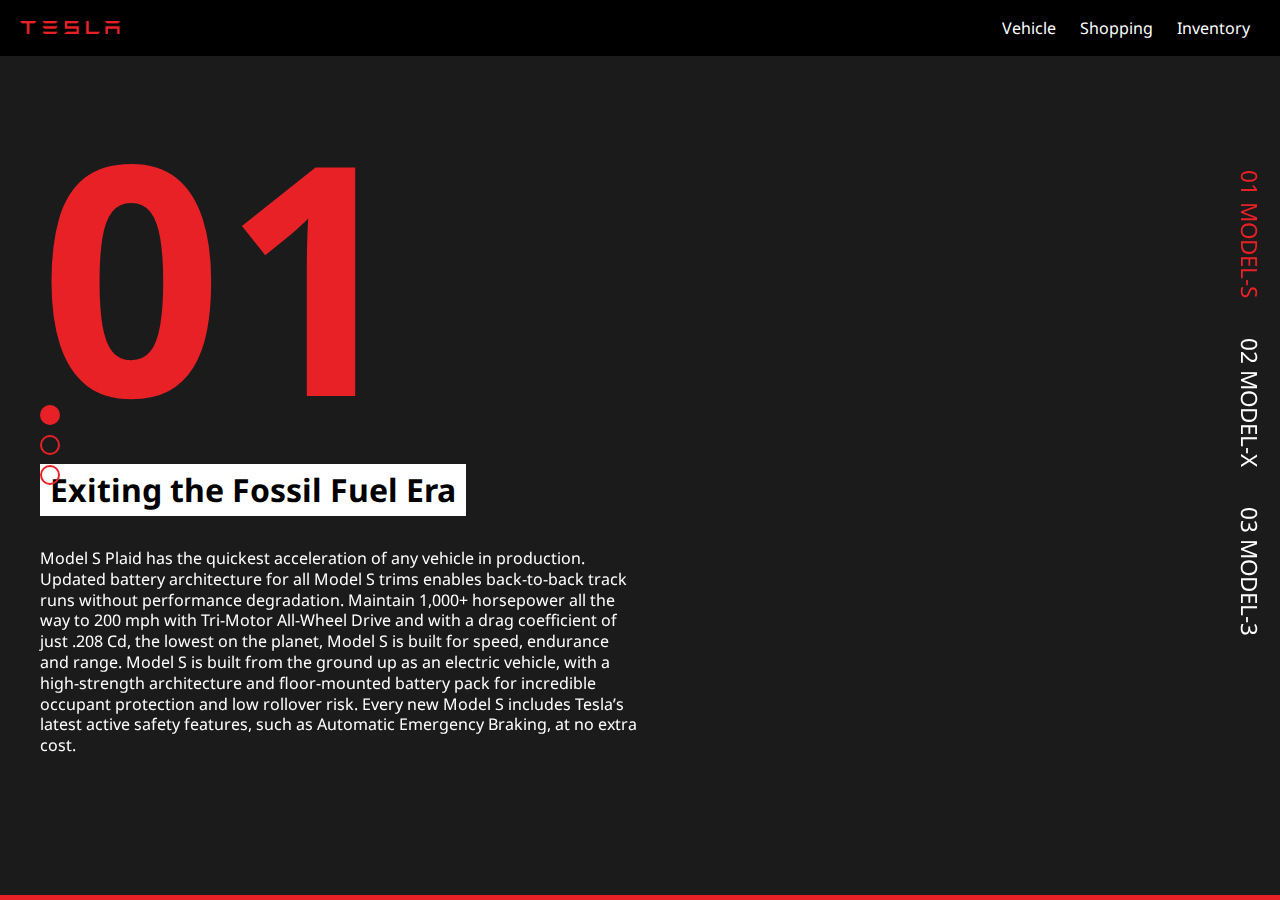
<file: index.html>
<!DOCTYPE html>
<html lang="en">
  <head>
    <meta charset="UTF-8" />
    <meta http-equiv="X-UA-Compatible" content="IE=edge" />
    <meta name="viewport" content="width=device-width, initial-scale=1.0" />
    <title>Document</title>
    <link rel="stylesheet" href="/css/reset.css" />
    <link rel="stylesheet" href="/css/styles.css" />
    <link rel="preconnect" href="https://fonts.googleapis.com" />
    <link rel="preconnect" href="https://fonts.gstatic.com" crossorigin />
    <link
      href="https://fonts.googleapis.com/css2?family=Noto+Sans:ital,wght@0,100;0,200;0,300;0,400;0,500;0,600;0,700;0,800;0,900;1,100;1,200;1,300;1,400;1,500;1,600;1,700;1,800;1,900&display=swap"
      rel="stylesheet"
    />
  </head>
  <body>
    <header class="page-header">
      <div class="page-header__logo">
        <img src="/img/tesla-logo-text-png" alt="">
      </div>
      <nav class="page-header__nav">
        <a href="#">Vehicle</a>
        <a href="#">Shopping</a>
        <a href="#">Inventory</a>
      </nav>
    </header>
    <main>
      <section class="jumbo-slider">
        <ul class="jumbo-slider__container">
          <li class="jumbo-slider__slide" attr="1">
            <div class="jumbo-slider__slide-bg">
              <iframe
                class="jumbo-slider__video-player"
                width="560"
                height="315"
                src="https://www.youtube.com/embed/CIehAaVTmR0?start=34&autoplay=1&mute=1&controls=0"
                title="YouTube video player"
                frameborder="0"
                allow="accelerometer; autoplay; clipboard-write; encrypted-media; gyroscope; picture-in-picture"
                allowfullscreen
              ></iframe>
            </div>
            <div class="container">
              <div class="jumbo-slider__info">
                <div class="jumbo-slider__slide-number">01</div>
                <div class="jumbo-slider__title">
                  Exiting the Fossil Fuel Era
                </div>
                <p class="jumbo-slider__description">
                  Model S Plaid has the quickest acceleration of any vehicle in
                  production. Updated battery architecture for all Model S trims
                  enables back-to-back track runs without performance
                  degradation. Maintain 1,000+ horsepower all the way to 200 mph
                  with Tri-Motor All-Wheel Drive and with a drag coefficient of
                  just .208 Cd, the lowest on the planet, Model S is built for
                  speed, endurance and range. Model S is built
                  from the ground up as an electric vehicle, with a
                  high-strength architecture and floor-mounted battery pack for
                  incredible occupant protection and low rollover risk. Every
                  new Model S includes Tesla’s latest active safety features,
                  such as Automatic Emergency Braking, at no extra cost.
                </p>
              </div>
            </div>
            <div class="jumbo-slider__timeline">
              <div class="jumbo-slider__line jumbo-slider__line--active"></div>
            </div>
          </li>
          <li class="jumbo-slider__slide" attr="2">
            <div
              class="jumbo-slider__slide-bg"
              style="background: url('https://i.postimg.cc/XvwBwdGk/model-x.jpg')"
            ></div>
            <div class="container">
              <div class="jumbo-slider__info">
                <div class="jumbo-slider__slide-number">02</div>
                <div class="jumbo-slider__title">
                  Exiting the Fossil Fuel Era
                </div>
                <p class="jumbo-slider__description">
                  Model X platforms unite powertrain and battery technologies for unrivaled performance, range and efficiency. New module and pack thermal architecture allows faster charging and gives you more power and endurance in all conditions.
                  With the most power and quickest acceleration of any SUV, Model X Plaid is the highest performing SUV ever built. All Model X powertrains, with updated battery architecture, can deliver instant torque at any speed. Tri Motor All-Wheel Drive platform with torque vectoring features three independent motors, each with a carbon fiber-sleeved rotor that maintains peak power output all the way to top speed.
                </p>
              </div>
            </div>
            <div class="jumbo-slider__timeline">
              <div class="jumbo-slider__line jumbo-slider__line--active"></div>
          </li>
          <li class="jumbo-slider__slide" attr="3">
            <div
              class="jumbo-slider__slide-bg"
              style="background: url('https://i.postimg.cc/Y0S4KPXd/model-3.png')"
            ></div>
            <div class="container">
              <div class="jumbo-slider__info">
                <div class="jumbo-slider__slide-number">03</div>
                <div class="jumbo-slider__title">
                  Exiting the Fossil Fuel Era
                </div>
                <p class="jumbo-slider__description">
                  Model 3 comes with the option of dual motor all-wheel drive, 20” Überturbine Wheels and Performance Brakes for total control in all weather conditions. A carbon fiber spoiler improves stability at high speeds, all allowing Model 3 to accelerate from 0-60 mph* in as little as 3.1 seconds. The inside of Model 3 is unlike any other car. You can use your smartphone as a key, and access all driver controls in the central 15-inch touchscreen. The all-glass roof extends from front to back, creating a sense of openness from every seat.
                </p>
              </div>
            </div>
            <div class="jumbo-slider__timeline">
              <div class="jumbo-slider__line jumbo-slider__line--active"></div>
          </li>
        </ul>
        <div class="jumbo-slider__nav">
          <a href="#" class="jumbo-slider__link"
            >01 Model-S</a
          >
          <a href="#" class="jumbo-slider__link">02 Model-X</a>
          <a href="#" class="jumbo-slider__link">03 Model-3</a>
        </div>
        <div class="jumbo-slider__elipses">
          <div class="jumbo-slider__circle jumbo-slider__circle--filled"></div>
          <div class="jumbo-slider__circle"></div>
          <div class="jumbo-slider__circle"></div>
        </div>
      </section>
    </main>
    <script src="/js/app.js"></script>
  </body>
</html>
</file>
<file: css/styles.css>
.page-header {
  width: 100%;
  padding: 20px;
  display: flex;
  position: fixed;
  color: white;
  z-index: 10;
  justify-content: space-between;
  background: black;
}
.page-header__logo img {
  width: 100px;
}
.page-header__nav a {
  color: white;
  text-decoration: none;
  padding: 0 10px;
}
.jumbo-slider {
  height: 100vh;
  width: 100%;
  background: #1b1b1b;
  overflow: hidden;
}
.jumbo-slider__container {
  position: relative;
}
.container {
  max-width: 1200px;
  width: 100%;
  height: 100%;
  margin: auto;
}
.jumbo-slider__slide {
  width: 100%;
  height: 100vh;
}
.jumbo-slider__slide-bg {
  background-size: cover !important;
  background-position: center !important;
  width: 100%;
  height: 100vh;
  opacity: 0;
  cursor: pointer;
  transition: opacity 2s ease-in-out;
  filter: saturate(0);
  position: absolute;
  z-index: 1;
}
.jumbo-slider__video-player {
  width: 100%;
  height: 100vh;
  transform: scale(1.5);
}
.jumbo-slider__slide--active .jumbo-slider__slide-bg {
  opacity: 0.5;
}
.jumbo-slider__info {
  display: flex;
  flex-direction: column;
  position: relative;
  z-index: 2;
  height: 100%;
  width: 100%;
  justify-content: center;
}
.jumbo-slider__slide-number {
  font-size: 20rem;
  font-weight: 700;
  color: #e82127;
  opacity: 0;
  transform: translate3d(0, 100px, 0);
  transition: transform 0.4s ease-in-out 1s, opacity 0.4s ease-in-out 1s;
  margin-bottom: 2rem;
  position: relative;
}
.jumbo-slider__title {
  font-size: 2rem;
  font-weight: 700;
  background: white;
  color: black;
  padding: 10px;
  width: fit-content;
  margin-bottom: 2rem;
  opacity: 0;
  transform: translate3d(0, 100px, 0);
  transition: transform 0.4s ease-in-out 1.5s, opacity 0.4s ease-in-out 1.5s;
  margin-bottom: 2rem;
  position: relative;
}
.jumbo-slider__description {
  max-width: 600px;
  line-height: 1.3;
  color: white;
  opacity: 0;
  transform: translate3d(0, 100px, 0);
  transition: transform 0.4s ease-in-out 2s, opacity 0.4s ease-in-out 2s;
  margin-bottom: 2rem;
  position: relative;
}
.jumbo-slider__slide--active .jumbo-slider__slide-number,
.jumbo-slider__slide--active .jumbo-slider__title,
.jumbo-slider__slide--active .jumbo-slider__description {
  opacity: 1;
  transform: translate3d(0, 0, 0);
}
.jumbo-slider__nav {
  width: 100%;
  display: flex;
  position: absolute;
  top: 150px;
  right: 0;
  writing-mode: vertical-rl;
  z-index: 4;
}
.jumbo-slider__link {
  font-size: 1.4rem;
  color: white;
  text-transform: uppercase;
  padding: 20px;
  text-decoration: none;
}
.jumbo-slider__link--active {
  color: #e82127;
}
.jumbo-slider__elipses {
  width: 100px;
  height: 100vh;
  position: absolute;
  left: 0;
  top: 0;
  display: flex;
  justify-content: center;
  align-items: center;
  flex-direction: column;
  z-index: 4;
}
.jumbo-slider__circle {
  width: 20px;
  height: 20px;
  border: 2px solid #e82127;
  border-radius: 50%;
  margin-bottom: 10px;
}
.jumbo-slider__circle--filled {
  background: #e82127;
}
.jumbo-slider__timeline {
  position: fixed;
  bottom: 0;
  width: 100%;
  z-index: 4;
}
.jumbo-slider__line {
  height: 5px;
  width: 0;
  background: white;
  transition: width 6s ease-in-out;
}
.jumbo-slider__slide--active .jumbo-slider__line--active {
  width: 100%;
  background: #e82127;
}
</file>
